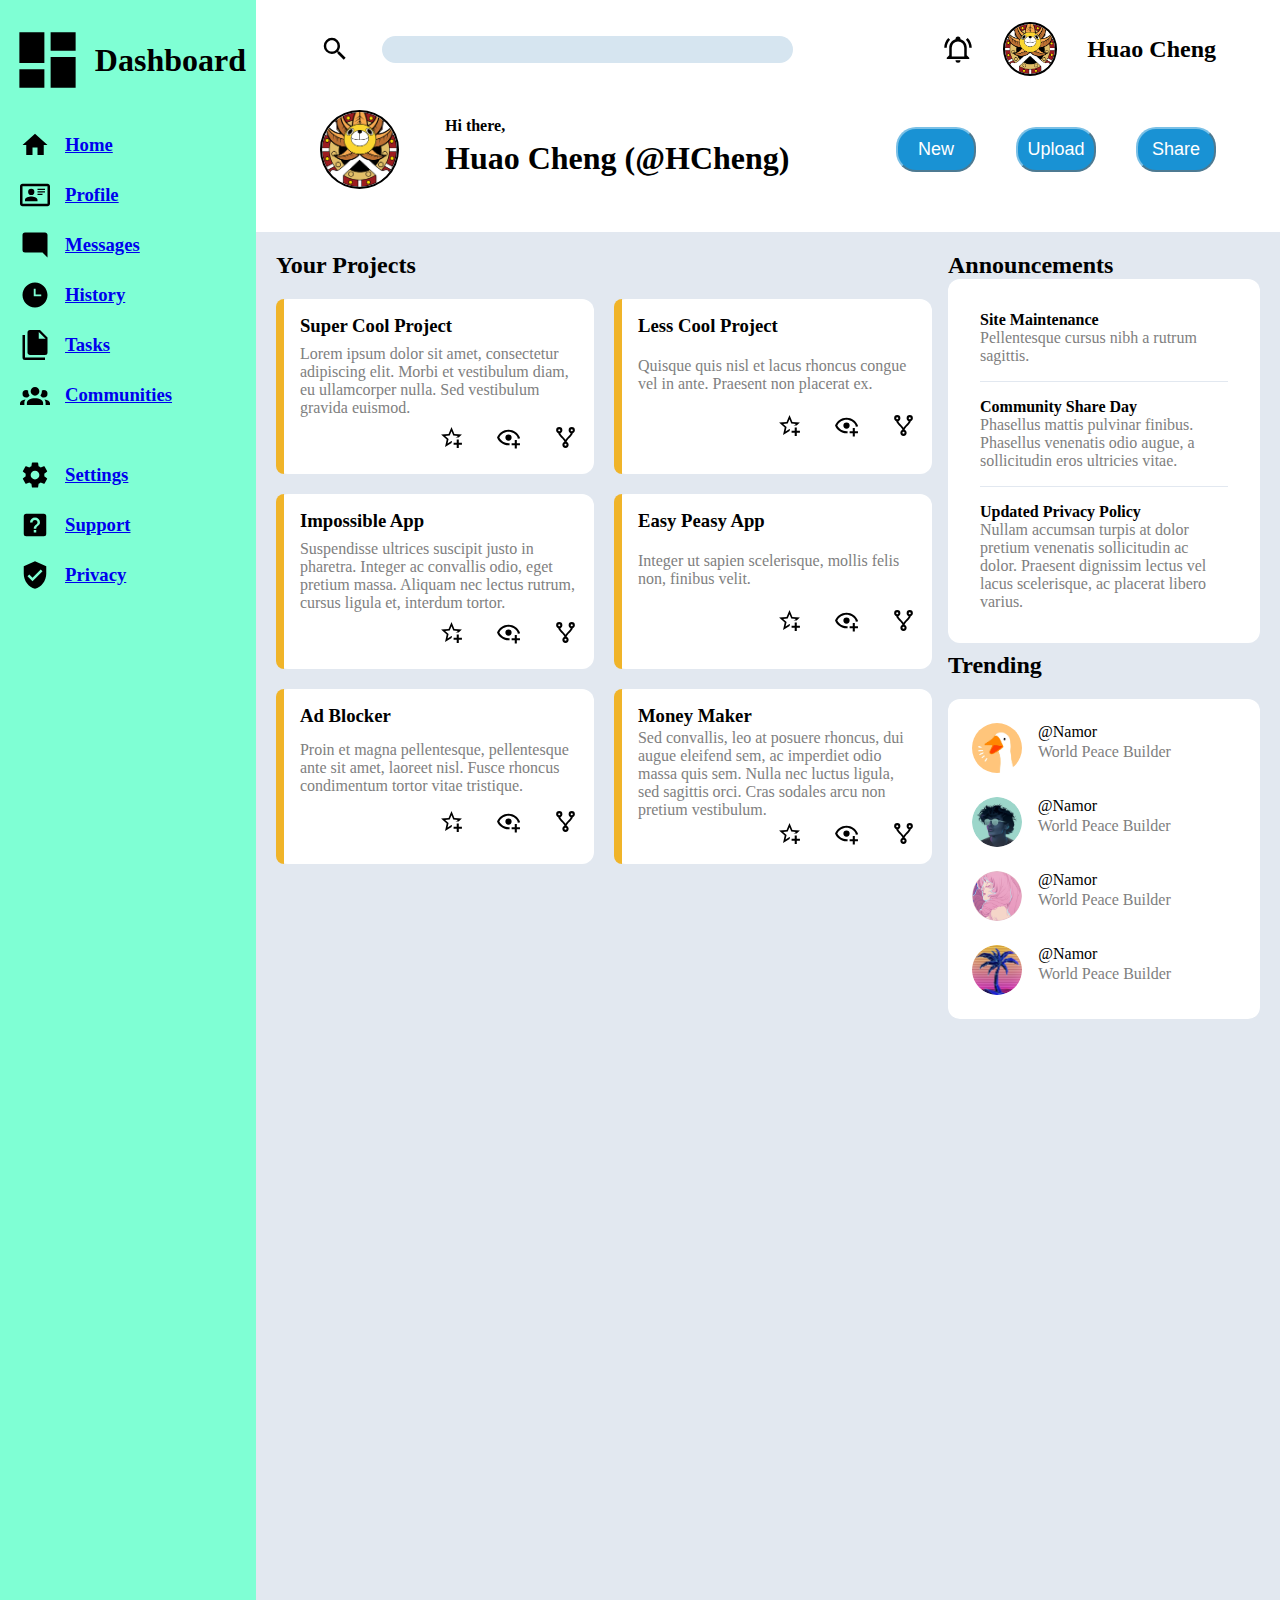
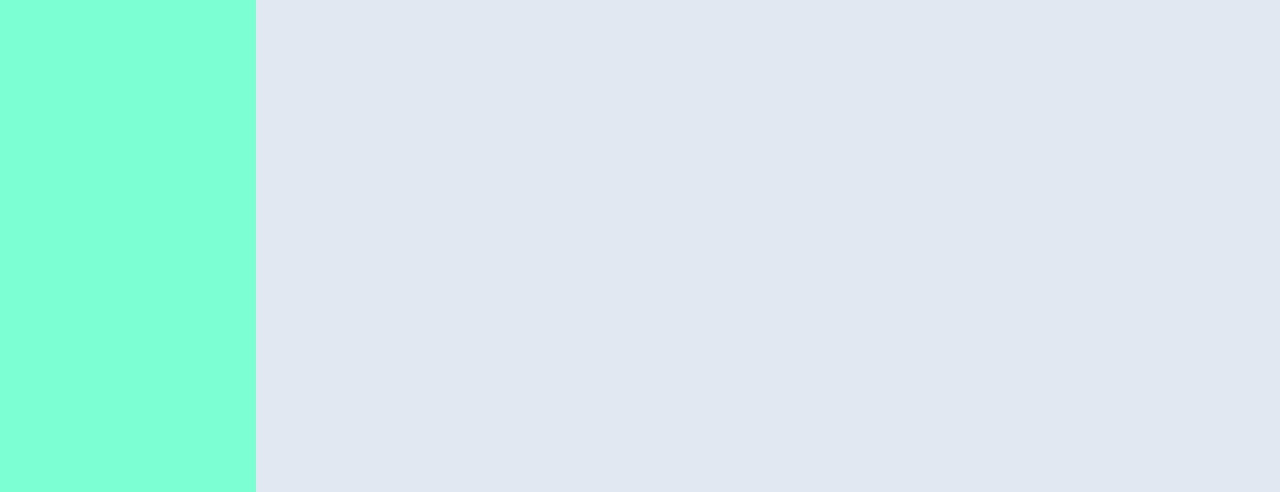
<file: index.html>
<!DOCTYPE html>
<html lang="en">
<head>
    <meta charset="UTF-8">
    <meta http-equiv="X-UA-Compatible" content="IE=edge">
    <meta name="viewport" content="width=device-width, initial-scale=1.0">
    <link rel="stylesheet" href="dashboard.css">
    <title>Admin Dashboard</title>
</head>
<body>
    <div class="sidebar">
        <div class="logo">
            <img src="./Icon/sidebar_Icons/logo.svg" alt="Dashboard logo">
            <h1 class="title">Dashboard</h1>
        </div>

        <div class="icon-set1">
            <div>
                <img src="./Icon/sidebar_Icons/home.svg" alt="Home icon">
                <a href="#"><h3>Home</h3></a>
            </div>
            <div>
                <img src="./Icon/sidebar_Icons/card-account-details-outline.svg" alt="Profile icon">
                <a href="#"><h3>Profile</h3></a>
            </div>
            <div>
                <img src="./Icon/sidebar_Icons/message-reply.svg" alt="Mesage icon">
                <a href="#"><h3>Messages</h3></a>
            </div>
            <div>
                <img src="./Icon/sidebar_Icons/clock-time-three.svg" alt="History icon">
                <a href="#"><h3>History</h3></a>
            </div>
            <div>
                <img src="./Icon/sidebar_Icons/file-multiple.svg" alt="Tasks icon">
                <a href="#"><h3>Tasks</h3></a>
            </div>
            <div>
                <img src="./Icon/sidebar_Icons/account-group.svg" alt="Communities icon">
                <a href="#"><h3>Communities</h3></a>
            </div>
        </div>

        <div class="icon-set2">
            <div>
                <img src="./Icon/sidebar_Icons/cog.svg" alt="Settings icon">
                <a href="#"><h3>Settings</h3></a>
            </div>
            <div>
                <img src="./Icon/sidebar_Icons/help-box.svg" alt="Support icon">
                <a href="#"><h3>Support</h3></a>
            </div>
            <div>
                <img src="./Icon/sidebar_Icons/shield-check.svg" alt="Privacy icon">
                <a href="#"><h3>Privacy</h3></a>
            </div>
        </div>
    </div>

    <div class="header">
        <div class="upper-header">
            <div class="search">
                <img class="magnify" src="./Icon/header_icons/magnify.svg" alt="Magnifing glass icon">
                <input class="search-bar" type="text">
            </div>

            <div class="bell-profile">
                <img class="bell" src="./Icon/header_icons/bell-ring-outline.svg" alt="Bell icon">
                <img class="upper-profile" src="./Icon/header_icons/profile.png" alt="Profile picture">
                <h2>Huao Cheng</h2>
            </div>
        </div>

        <div class="lower-header">
                <img class="lower-profile" src="./Icon/header_icons/profile.png" alt="Profile picture">
                <div>
                    <p class="greeting">Hi there,</p>
                    <h1 class="user-name">Huao Cheng (@HCheng)</h1>
                </div>

            <div class="button-container">
                <button>New</button>
                <button>Upload</button>
                <button>Share</button>
            </div>
        </div>

    </div>

    <div class="dashboard">
        <div class="project">
            <h2>Your Projects</h2>

            <div class="card-container">
                <div class="card">
                    <div class="side-color"></div>
                    <div class="inner-card">
                        <h3>Super Cool Project</h3>
                        <p class="gray-text">Lorem ipsum dolor sit amet, consectetur adipiscing elit. Morbi et vestibulum diam, eu ullamcorper nulla. Sed vestibulum gravida euismod.</p>
                        <div class="icon-container">
                            <img class="card-icon" src="./Icon/dashboard_icons/star-plus-outline.svg" alt="Star with plus icon">
                            <img class="card-icon" src="./Icon/dashboard_icons/eye-plus-outline.svg" alt="Eye with a plus icon">
                            <img class="card-icon" src="./Icon/dashboard_icons/source-fork.svg" alt="Github fork icon"> 
                        </div>
                    </div>
                </div>

                <div class="card">
                    <div class="side-color"></div>
                    <div class="inner-card">
                        <h3>Less Cool Project</h3>
                        <p class="gray-text">Quisque quis nisl et lacus rhoncus congue vel in ante. Praesent non placerat ex.</p>
                        <div class="icon-container">
                            <img class="card-icon" src="./Icon/dashboard_icons/star-plus-outline.svg" alt="Star with plus icon">
                            <img class="card-icon" src="./Icon/dashboard_icons/eye-plus-outline.svg" alt="Eye with a plus icon">
                            <img class="card-icon" src="./Icon/dashboard_icons/source-fork.svg" alt="Github fork icon">
                        </div>
                    </div>
                </div>

                <div class="card">
                    <div class="side-color"></div>
                    <div class="inner-card">
                        <h3>Impossible App</h3>
                        <p class="gray-text">
                            Suspendisse ultrices suscipit justo in pharetra. 
                            Integer ac convallis odio, eget pretium massa. Aliquam nec lectus rutrum, cursus ligula et, interdum tortor.
                        </p>
                        <div class="icon-container">
                            <img class="card-icon" src="./Icon/dashboard_icons/star-plus-outline.svg" alt="Star with plus icon">
                            <img class="card-icon" src="./Icon/dashboard_icons/eye-plus-outline.svg" alt="Eye with a plus icon">
                            <img class="card-icon" src="./Icon/dashboard_icons/source-fork.svg" alt="Github fork icon">
                        </div>
                    </div>
                </div>

                <div class="card">
                    <div class="side-color"></div>
                    <div class="inner-card">
                        <h3>Easy Peasy App</h3>
                        <p class="gray-text">Integer ut sapien scelerisque, mollis felis non, finibus velit.</p>
                        <div class="icon-container">
                            <img class="card-icon" src="./Icon/dashboard_icons/star-plus-outline.svg" alt="Star with plus icon">
                            <img class="card-icon" src="./Icon/dashboard_icons/eye-plus-outline.svg" alt="Eye with a plus icon">
                            <img class="card-icon" src="./Icon/dashboard_icons/source-fork.svg" alt="Github fork icon">
                        </div>
                    </div>
                </div>
                
                <div class="card">
                    <div class="side-color"></div>
                    <div class="inner-card">
                        <h3>Ad Blocker</h3>
                        <p class="gray-text">Proin et magna pellentesque, pellentesque ante sit amet, laoreet nisl. Fusce rhoncus condimentum tortor vitae tristique.</p>
                        <div class="icon-container">
                            <img class="card-icon" src="./Icon/dashboard_icons/star-plus-outline.svg" alt="Star with plus icon">
                            <img class="card-icon" src="./Icon/dashboard_icons/eye-plus-outline.svg" alt="Eye with a plus icon">
                            <img class="card-icon" src="./Icon/dashboard_icons/source-fork.svg" alt="Github fork icon">
                        </div>
                    </div>
                </div>

                <div class="card">
                    <div class="side-color"></div>
                    <div class="inner-card">
                        <h3>Money Maker</h3>
                        <p class="gray-text">
                            Sed convallis, leo at posuere rhoncus, dui augue eleifend sem, ac imperdiet odio massa quis sem. Nulla nec luctus ligula, sed sagittis orci. 
                            Cras sodales arcu non pretium vestibulum.
                        </p>
                        <div class="icon-container">
                            <img class="card-icon" src="./Icon/dashboard_icons/star-plus-outline.svg" alt="Star with plus icon">
                            <img class="card-icon" src="./Icon/dashboard_icons/eye-plus-outline.svg" alt="Eye with a plus icon">
                            <img class="card-icon" src="./Icon/dashboard_icons/source-fork.svg" alt="Github fork icon">
                        </div>
                    </div>
                </div>
            </div>
        </div>

        <div class="right-sidebar">
            <div class="announce">
                <h2>Announcements</h2>
                <div class="announce-container">
                    <div class="announce-card">
                        <h4>Site Maintenance</h4>
                        <p class="gray-text">Pellentesque cursus nibh a rutrum sagittis.</p>
                    </div>
                    <div class="announce-card">
                        <h4>Community Share Day</h4>
                        <p class="gray-text">Phasellus mattis pulvinar finibus. Phasellus venenatis odio augue, a sollicitudin eros ultricies vitae.</p>
                    </div>
                    <div class="announce-card last">
                        <h4>Updated Privacy Policy</h4>
                        <p class="gray-text">Nullam accumsan turpis at dolor pretium venenatis sollicitudin ac dolor. Praesent dignissim lectus vel lacus scelerisque, ac placerat libero varius.</p>
                    </div>
                </div>
            </div>

            <div class="trending">
                <h2>Trending</h2>
                <div class="trending-container">
                    <div class="trending-card">
                        <img src="./Icon/dashboard_icons/duck.jpeg" alt="Duck profile picture">
                        <div class="text-container">
                            <p>@Namor</p>
                            <p class="gray-text">World Peace Builder</p>
                        </div>
                    </div>
                    <div class="trending-card">
                        <img src="./Icon/dashboard_icons/green-profile.png" alt="Profile picture of a person with sunglasses using green color scheme">
                        <div class="text-container">
                            <p>@Namor</p>
                            <p class="gray-text">World Peace Builder</p>
                        </div>
                    </div>
                    <div class="trending-card">
                        <img src="./Icon/dashboard_icons/magenta-circle-character.png" alt="Profile picture of an animated girl with pink color scheme">
                        <div class="text-container">
                            <p>@Namor</p>
                            <p class="gray-text">World Peace Builder</p>
                        </div>
                    </div>
                    <div class="trending-card">
                        <img src="./Icon/dashboard_icons/tree.png" alt="Profile picture of a tree in neon color">
                        <div class="text-container">
                            <p>@Namor</p>
                            <p class="gray-text">World Peace Builder</p>
                        </div>
                    </div>
                </div>
            </div>
        </div>

    </div>
</body>
</html>
</file>
<file: dashboard.css>
html {
    padding: 0;
    margin: 0;
    height: 100%;
}

body {
    padding: 0;
    margin: 0;
    
    display: grid;
    grid-template-columns: 1fr 4fr;
    grid-template-rows: 1fr 8fr;
}


.sidebar {
    background-color: aquamarine;
    padding: 10px;
    grid-column: 1 / 2;
    grid-row: 1 / 3;
    grid-template-rows: 80px 300px 150px;
    display: grid;
    row-gap: 30px;
}

.sidebar > div {
    display: grid;
    align-items: center;
}

.logo{
    grid-template-columns: minmax(50px, 75px) 3fr;
    gap: 10px;
    height: 100px;
}

.title {
    display: grid;
}

.icon-set1, .icon-set2{

    grid-auto-rows: 50px;
}

.icon-set1 > *, .icon-set2 > * {
    display: grid;
    grid-template-columns: minmax(25px, 30px) 2fr 1fr;
    gap: 15px;
    padding-left: 10px;
    align-items: center;
}

.header {
    background-color: white;
    padding: 1rem 4rem;
    grid-column: 2 / 3;
    display: grid;
    grid-template-rows: 1fr 2fr;
}

.upper-header {
    display: flex;
    gap: 150px;
}

.upper-header > * {
    display: flex;
    align-items: center;
    gap: 2rem;
}

.search > input {
    background-color: #d6e5f0;
    border: none;
    border-radius: 20px;
    height: 25px;
    padding-left: 10px;
}

.search {
    flex-grow: 1;
}

.bell-profile {
    gap: 30px;
}

.search-bar {
    flex: 1;
}

.magnify, .bell {
    height: 30px;
    width: auto;
}

.magnify:active, .bell:active {
    background-color: #DCDCDC;
    border-radius: 50%;
}

.upper-profile, .lower-profile {
    width: auto;
    border-radius: 50%;
    border: 2px solid black;
}

.upper-profile {
    height: 50px;
}

.lower-profile {
    height: 75px;
}

.lower-header {
    display: grid;
    grid-template-columns: 125px 2fr 2fr;
    align-items: center;
}

.greeting {
    font-weight: 700;
    margin: 0;
}

.user-name {
    margin: 5px 0px;
}

.button-container {
    display: flex;
    gap: 40px;
    justify-content: end;
}


.button-container button {
    width: 20%;
    min-width: 80px;
    height: 45px;
    border-radius: 20px;
    background-color: #1992d4;
    color: white;
    border-color: #7ac0e6;
    font-size: large;
}

.dashboard {
    display: grid;
    grid-template-columns: 2fr 1fr;
    background-color: #e2e8f0;
    padding: 0 20px;
}

.project {
    grid-column: 1 / 2;
    grid-row: 1 / 3;
}

.card-container {
    display: grid;
    gap: 20px;
    grid-template-columns: repeat(auto-fit, minmax(300px, 1fr));
}

.card {
    background-color: white;
    border-radius: 12px;
    display: grid;
    height: 175px;
    grid-template-columns: 1fr 39fr;
}

.side-color {
    background-color: #f0b429;
    border-top-left-radius: 12px;
    border-bottom-left-radius: 12px;
}

.inner-card > p, .inner-card > h3 {
    margin: 0;
}

.inner-card {
    padding: 1rem;
    display: grid;
}

.icon-container {
    display: flex;
    gap: 2rem;
    justify-content: end;
}

.card-icon {
    height: 25px;
    width: auto;
}

.announce {
    display: grid;
    grid-column: 2 / 3;
    grid-row: 1 / 2;
    margin-left: 1rem;
    height: 400px;
}

.announce > h2 {
    margin-bottom: 0;
}

.announce-container {
    border-radius: 12px;
    background-color: white;
    display: grid;
    padding: 1rem 2rem;
}

.announce-card {
    border-bottom: 1px solid #e2e8f0;
    padding: 1rem 0;
}

.announce-card > p, .announce-card > h4 {
    margin: 0;
}

.last {
    border: 0;
}

.trending {
    margin-left: 1rem;
}

.trending-container {
    border-radius: 12px;
    padding: 1.5rem;
    background-color: white;
    display: grid;
    gap: 1.5rem;
}

.trending-card > img {
    height: 50px;
    border-radius: 50%;
    width: auto;
}

.trending-card {
    display: grid;
    gap: 1rem;
    grid-template-columns: 1fr 9fr;
}

.text-container {
    height: 40px;
    display: grid;
}

.text-container > * {
    margin: 0;
}

.gray-text {
    color: gray;
}
</file>
